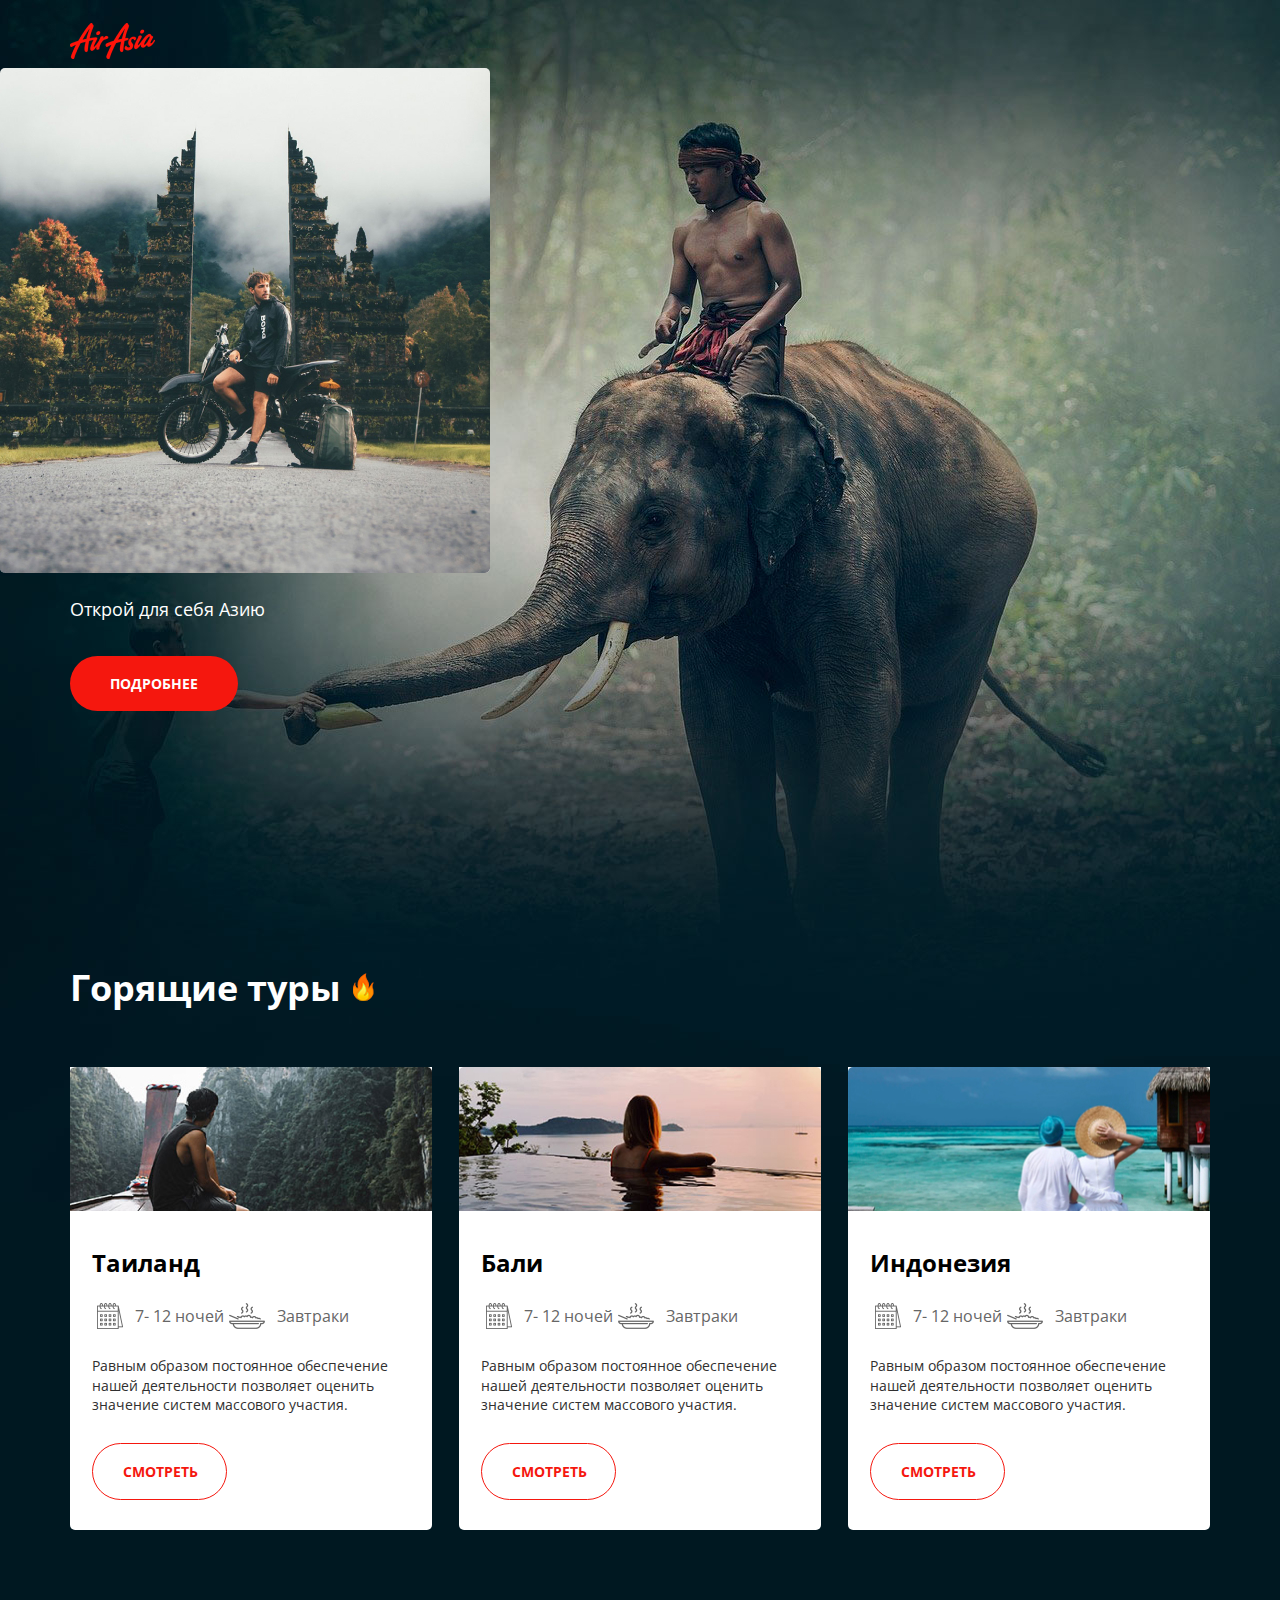
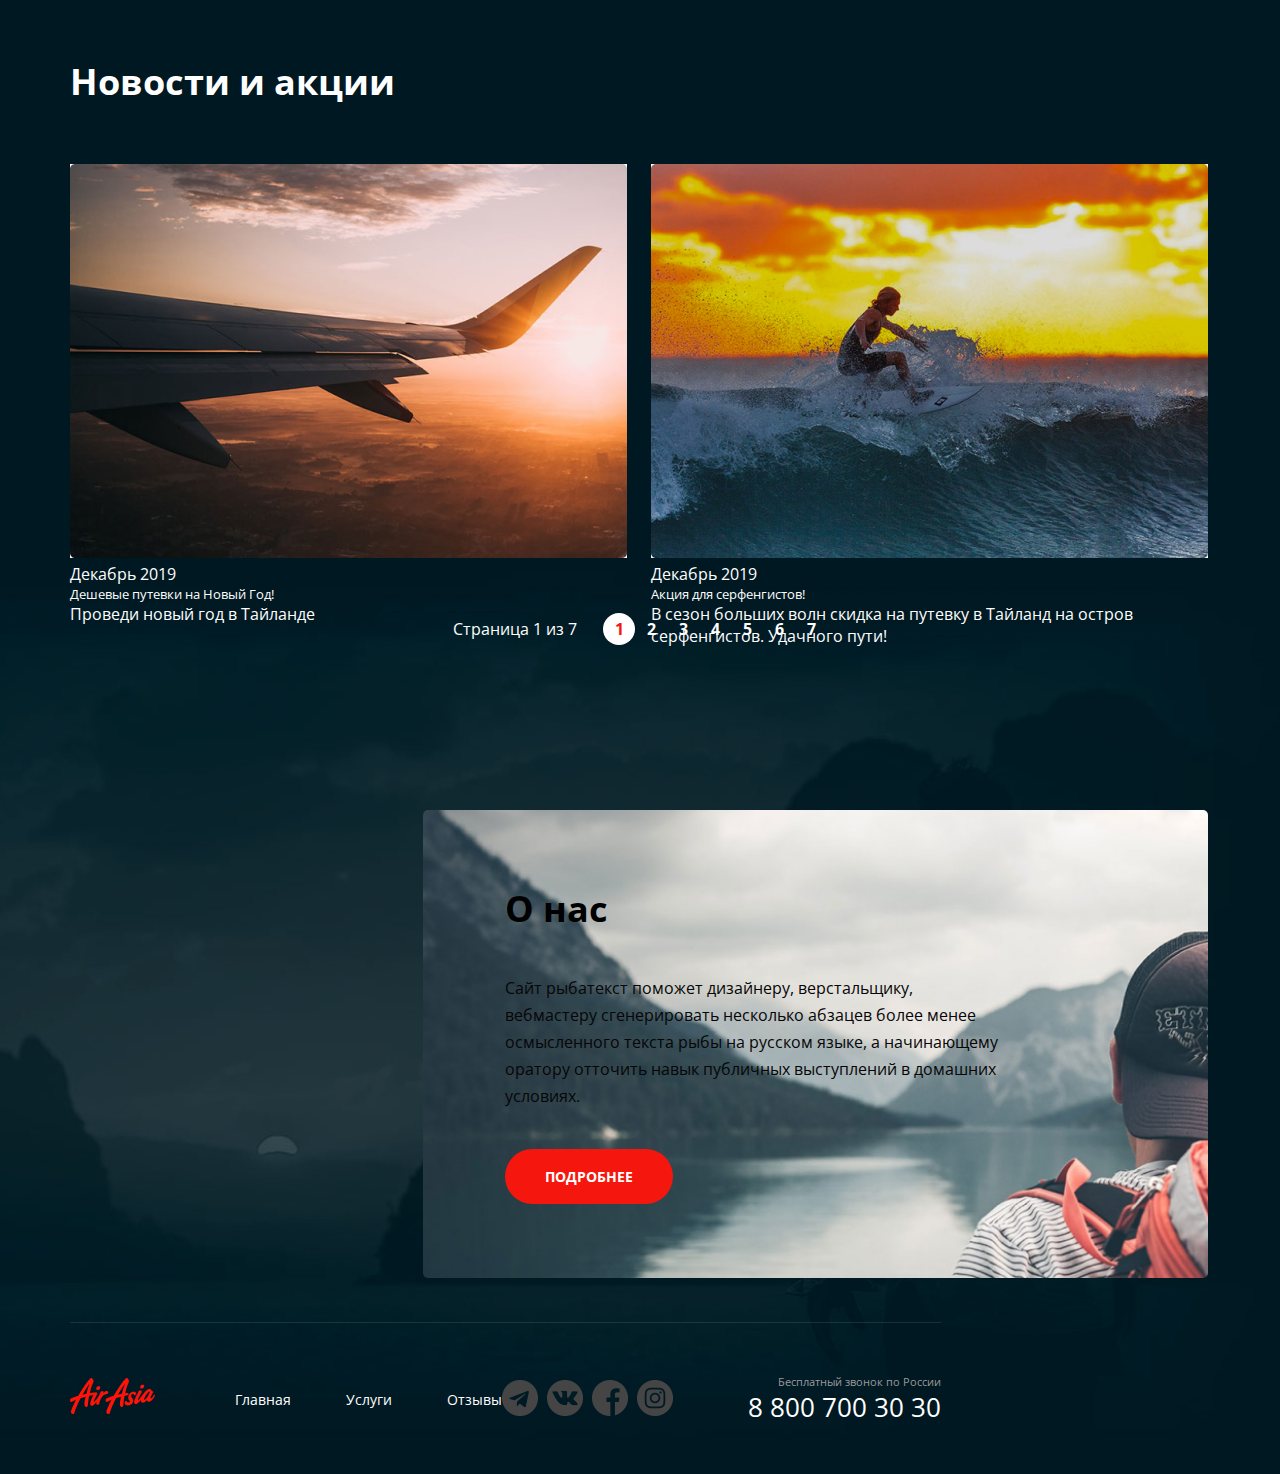
<file: index.html>
<!DOCTYPE html>
<html lang="en">
<head>
    <meta charset="UTF-8">
    <meta http-equiv="X-UA-Compatible" content="IE=edge">
    <meta name="viewport" content="width=device-width, initial-scale=1.0">
    <link rel="preconnect" href="https://fonts.gstatic.com">
    <link href="https://fonts.googleapis.com/css2?family=Open+Sans:wght@400;700&display=swap" rel="stylesheet">
    <link rel="stylesheet" href="./main.css">
    <title>Air Asia</title>
</head>
<body>
    <div class="wrapper">
        <div class="wrapper__content">
            <div class="container header__container">
                <header class="header">
                    <a href="/" class="logo">
                        <img src="./img/logo.png" alt="logo" class="logo__img">
                    </a>
                    <nav class="menu">
                        <ul class="menu__list">
                            <li class="menu__item"><a href="#" class="menu__link">Главная</a></li>
                            <li class="menu__item"><a href="#" class="menu__link">Услуги</a></li>
                            <li class="menu__item"><a href="#" class="menu__link">Отзывы</a></li>
                        </ul>
                    </nav>
                    <address class="contacts">
                        <a href="tel:+78007003030" class="contacts__phone">8 800 700 30 30</a>
                        <div class="contacts__workhours">График работы</div>
                    </address>
                </header>
            </div>     
            <main class="maincontent">
                <div class="container">
                    <section class="hello">
                        <h1 class="hello__title">Авторские туры по Азии</h1>
                        <div class="hello__text">Открой для себя Азию</div>
                        <a href="#" class="button">Подробнее</a>
                    </section>
                </div>
                        
                <section class="offers">
                    <div class="container">
                        <h2 class="title title--fire">Горящие туры</h2>
                        <ul class="offers__list">
                            <li class="offers__item">
                                <img src="./img/thai.jpg" alt="thailand" class="offers__img">
                                <div class="offers__content">
                                    <h5 class="offers__title">Таиланд</h5>
                                    <div class="offers__featuers">
                                        <div class="offers__feature">
                                            <img src="./img/calendar.png" alt="сalendar" class="offers__feature-icon">
                                            <div class="offers__feature-text">7- 12 ночей</div>
                                        </div>
                                        <div class="offers__feature">
                                            <img src="./img/meal.png" alt="breakfast" class="offers__feature-icon">
                                            <div class="offers__feature-text">Завтраки</div>
                                        </div>
                                    </div>
                                    <p class="offers__text">Равным образом постоянное обеспечение нашей деятельности позволяет оценить значение систем массового участия.</p>
                                    <a href="#" class="button button--light">Смотреть</a> 
                            </li>
                            <li class="offers__item">
                                <img src="./img/bali.jpg" alt="bali" class="offers__img">
                                <div class="offers__content">
                                    <h5 class="offers__title">Бали</h5>
                                    <div class="offers__featuers">
                                        <div class="offers__feature">
                                            <img src="./img/calendar.png" alt="сalendar" class="offers__feature-icon">
                                            <div class="offers__feature-text">7- 12 ночей</div>
                                        </div>
                                        <div class="offers__feature">
                                            <img src="./img/meal.png" alt="breakfast" class="offers__feature-icon">
                                            <div class="offers__feature-text">Завтраки</div>
                                        </div>
                                    </div>
                                    <p class="offers__text">Равным образом постоянное обеспечение нашей деятельности позволяет оценить значение
                                        систем массового участия.</p>
                                    <a href="#" class="button button--light">Смотреть</a>
                            </li>
                            <li class="offers__item">
                                <img src="./img/indonesia.jpg" alt="indonesia" class="offers__img">
                                <div class="offers__content">
                                    <h5 class="offers__title">Индонезия</h5>
                                    <div class="offers__featuers">
                                        <div class="offers__feature">
                                            <img src="./img/calendar.png" alt="сalendar" class="offers__feature-icon">
                                            <div class="offers__feature-text">7- 12 ночей</div>
                                        </div>
                                        <div class="offers__feature">
                                            <img src="./img/meal.png" alt="breakfast" class="offers__feature-icon">
                                            <div class="offers__feature-text">Завтраки</div>
                                        </div>
                                    </div>
                                    <p class="offers__text">Равным образом постоянное обеспечение нашей деятельности позволяет оценить значение
                                        систем массового участия.</p>
                                    <a href="#" class="button button--light">Смотреть</a>
                            </li>
                        </ul>
                    </div>
                </section>
                <section class="news">
                    <div class="container">
                        <h2 class="title title--news">Новости и акции</h2>
                        <ul class="news__list">
                            <li class="news__item">
                                <img src="./img/plain.jpg" alt="news" class="news__img">
                                <div class="news__content">
                                    <p class="news__date">Декабрь 2019</p>
                                    <h5 class="news__title">Дешевые путевки на Новый Год!</h5>
                                    <p class="news__text">Проведи новый год в Тайланде</p>
                                </div>
                            </li>
                            <li class="news__item">
                                <img src="./img/Surfer.jpg" alt="news" class="news__img">
                                <div class="news__content">
                                    <p class="news__date">Декабрь 2019</p>
                                    <h5 class="news__title">Акция для серфенгистов!</h5>
                                    <p class="news__text">В сезон больших волн скидка на путевку в Тайланд на остров серфенгистов. Удачного пути!</p>
                                </div>
                            </li>
                        </ul>
                        <div class="pagination">
                            <div class="pagination__info">
                                Страница <span class="pagination__index">1</span> из <span class="pagination__count">7</span>
                            </div>
                            <ul class="pagination__list">
                                <li class="pagination__item pagination__item--active"><a href="#" class="pagination__number">1</a></li>
                                <li class="pagination__item"><a href="#" class="pagination__number">2</a></li>
                                <li class="pagination__item"><a href="#" class="pagination__number">3</a></li>
                                <li class="pagination__item"><a href="#" class="pagination__number">4</a></li>
                                <li class="pagination__item"><a href="#" class="pagination__number">5</a></li>
                                <li class="pagination__item"><a href="#" class="pagination__number">6</a></li>
                                <li class="pagination__item"><a href="#" class="pagination__number">7</a></li>
                            </ul>
                        </div>
                    </div>
                </section>
                <section class="about">
                    <div class="container">
                        <img src="./img/gates.jpg" alt="about" class="about__img">
                        <div class="about__desc">
                        <h5 class="about__title">О нас</h5>
                        <p class="about__text">Сайт рыбатекст поможет дизайнеру, верстальщику, вебмастеру сгенерировать несколько абзацев более менее осмысленного
                        текста рыбы на русском языке, а начинающему оратору отточить навык публичных выступлений в домашних условиях.</p>
                        <a href="#" class="button">Подробнее</a>
                        </div>
                        
                    </div>
                </section>
            </main>
            <div class="container"> 
                <footer class="footer">
                    <div class="footer__container">
                        <a href="" class="logo">
                            <img src="./img/logo.png" alt="logo" class="logo__img">
                        </a>
                        <nav class="menu">
                            <ul class="menu__list">
                                <li class="menu__item"><a href="#" class="menu__link">Главная</a></li>
                                <li class="menu__item"><a href="#" class="menu__link">Услуги</a></li>
                                <li class="menu__item"><a href="#" class="menu__link">Отзывы</a></li>
                            </ul>
                        </nav>
                        <div class="socials">
                            <ul class="socials__list">
                                <li class="socials__item">
                                    <a href="#" class="socials__link socials__link--telegram"></a>
                                </li>
                                <li class="socials__item">
                                    <a href="#" class="socials__link socials__link--vk"></a>
                                </li>
                                <li class="socials__item">
                                    <a href="#" class="socials__link socials__link--facebook"></a>
                                </li>
                                <li class="socials__item">
                                    <a href="#" class="socials__link socials__link--instagram"></a>
                                </li>
                            </ul>
                            </div>
                            <address class="contacts">
                            <div class="contacts__info">Бесплатный звонок по России</div>
                            <a href="tel:+78007003030" class="contacts__phone">8 800 700 30 30</a>
                            </address>
                    </div>           
                
                </footer>
            </div>  
        </div>
    </div>
</body>
</html>
</file>
<file: main.css>
body {
  background: #001821;
  color: #fff;
  font-size: 16px;
  font-family: 'Open Sans', Helvetica, sans-serif;
  -webkit-font-smoothing: antialiased;
  -moz-osx-font-smoothing: grayscale;
  margin: 0;
}

a {
  color: inherit;
}

ul {
  margin: 0;
  padding: 0;
}

ul li {
  list-style: none;
}

h1,
h2,
h3,
h4,
h5,
h6 {
  margin: 0;
  font-weight: normal;
}

* {
  box-sizing: border-box;
}

p {
  padding: 0;
  margin: 0;
}
body,
html {
  height: 100%;
}
button {
  background: transparent;
  border: none;
  cursor: pointer;
}

/*----------HEADER----------*/
.wrapper {
  display: flex;
  flex-direction: column;
  min-height: 100%;
  overflow: hidden;
  min-width: 1200px;
}
.wrapper__content {
  background: url('./img/background1.jpg') center top no-repeat,
    url('./img/background2.jpg') right -14px bottom 10px no-repeat;
}

.header {
  margin-bottom: 102px;
  align-items: center;
}

.header__container {
  display: flex;
  justify-content: space-between;
  padding: 23px 0;
}

.header__col {
  display: flex;
  align-items: center;
}

.header__col--alighn--right {
  justify-content: flex-end;
}

.container {
  margin: 0 auto;
  width: 1140px;
}

.container--relative {
  position: relative;
}

.logo {
  display: block;
  margin-right: 80px;
}

.menu__item {
  display: inline-block;
  vertical-align: middle;
  margin-right: 51px;
}

.menu__item:last-child {
  margin-right: 0;
}
.menu__item--active {
  color: #da0100;
}
.menu__link {
  font-size: 14px;
  text-decoration: none;
  cursor: pointer;
}

.menu__link:hover {
  color: #da0100;
  transition: 0.5s;
  cursor: pointer;
}

.contacts {
  font-style: normal;
  text-align: right;
}

.contacts__phone {
  display: block;
  text-decoration: none;
  font-size: 26px;
  margin-bottom: -2px;
  cursor: pointer;
}
.contacts__phone:hover {
  color: #da0100;
  cursor: pointer;
  transition: 0.5s;
  cursor: pointer;
}
.work{
  position: relative;
}
.work::after{
  content: "";
  position: absolute;
  bottom: -10px;
  width: 100%;
  height: 10px;
}
.work__btn{
  font-style: normal;
  font-weight: normal;
  font-size: 13px;
  line-height: 20px;
  transition: 0.3s all;
  cursor: pointer;
  color: #f5170e;

}
.work__dropdown{
  position: absolute;
  top: 31px;
  right: 0;
  padding: 14px 17px;
  background: bisque;
  opacity: 0;
  pointer-events: none;
  display: flex;
  flex-direction: column;
  width: 157px;
  background: #ededed;
  color: #1E1F20;
  font-style: normal;
  font-size: 13px;
  line-height: 21px;
  border-radius: 5px;
  transition: 0.3s;
}
.work__dropdown:before{
  content: "";
  display: block;
  height: 30px;
  left: 0;
  right: 0;
  top: -29px;
  position: absolute;

}
.work__dropdown-triangle{
  position: relative;
}
.work__dropdown-triangle::after{
  content: "";
  position: absolute;
  right: 26px;
  top: -34px;
  border: 10px solid transparent;
  border-bottom: 10px solid #ededed;
}
.work:hover .work__dropdown{
  opacity: 0.8;
  pointer-events: all;
}
.work:hover .work__btn{
  color: #fff;
}
.work__dropdown-up{
  font-weight: bold;
  display: flex;
}
.work__dropdown-down{
  display: flex;
  font-weight: 600;
  
}
.contacts__info {
  color: #9a9a9a;
  font-size: 11px;
}

/*----------HELLO SECTION----------*/
.hello__container {
  display: flex;
  flex-direction: column;
  align-items: flex-start;
}
.hello {
  height: 30%;
  margin-bottom: 252px;
  display: flex;
  flex-direction: column;
  justify-content: space-between;
}

.hello__title {
  font-size: 72px;
  font-weight: bold;
  line-height: 1.4;
  max-width: 511px;
  margin-bottom: 26px;
}

.hello__text {
  font-size: 18px;
  margin-bottom: 35px;
}

.button {
  display: block;
  font-size: 14px;
  font-weight: bold;
  text-transform: uppercase;
  text-decoration: none;
  background: #f5170e;
  border-radius: 35px;
  padding: 18px 40px;
  max-width: 168px;
}

.button:hover {
  background: #da0100;
  transition: 0.5s;
  cursor: pointer;
}
.button--size--big {
  padding: 18px 58px;
  cursor: pointer;
}
/*----------OFFERS SECTION----------*/

.offers {
  margin-bottom: 127px;
}

.title {
  font-size: 36px;
  font-weight: bold;
  margin-bottom: 55px;
}

.title--fire:after {
  content: '';
  background-image: url('./img/flame.png');
  width: 21px;
  height: 28px;
  display: inline-block;
  margin-left: 12px;
}
.offers__list {
  display: flex;
  justify-content: space-between;
}
.offers__item {
  min-height: 449px;
  background: #fff;
  border-radius: 5px;
  width: 362px;
}

.offers__item:last-child {
  margin-right: 0;
}

.offers__content {
  padding: 30px 22px;
}

.offers__title {
  color: #000000;
  font-size: 24px;
  font-weight: bold;
  margin-bottom: 24px;
}
.offers__featuers {
  display: flex;
  align-items: center;
}
.offers__feature {
  display: flex;
  color: #666;
  margin-bottom: 27px;
}

.offers__feature-icon {
  display: flex;
  margin-left: 5px;
}

.offers__feature-text {
  display: inline-block;
  position: relative;
  margin-left: 12px;
  margin-top: 2px;
}

.offers__text {
  color: #303030;
  font-size: 14px;
  margin-bottom: 28px;
  line-height: 1.4;
}

.button--light {
  color: #f5170e;
  background: #ffffff;
  border: 1px solid #f5170e;
  padding: 18px 30px;
  max-width: 135px;
  cursor: pointer;
}

.button--light:hover {
  background: #f5170e;
  color: #fff;
  transition: 0.5s;
  cursor: pointer;
}
.button--theme--light {
  color: #f5170e;
  background: #ffffff;
  border: 1px solid #f5170e;
  padding: 18px 40px;
  max-width: 168px;
  cursor: pointer;
}
.button--theme--light:hover {
  background: #f5170e;
  color: #fff;
  transition: 0.5s;
  cursor: pointer;
}
.button--color--black {
  font-size: 14px;
  font-weight: bold;
  text-transform: uppercase;
  color: #fff;
  background: #8e8e8e;
  border-radius: 35px;
  padding: 18px 45px;
  cursor: pointer;
}
.button--color--black:hover {
  background: #2b2b2b;
  transition: 0.5s;
  cursor: pointer;
}
.button--color--red {
  color: #fff;
  background: #f5170e;
  padding: 18px 40px;
  cursor: pointer;
}
.button--color--red:hover {
  background: #da0100;
  transition: 0.5s;
  cursor: pointer;
}
/*----------NEWS SECTION----------*/

.title--news {
  margin-bottom: 58px;
}
.news__list {
  display: flex;
  justify-content: space-between;
  margin-bottom: 55px;
}
.single-news {
  position: relative;
  border-radius: 5px;
  overflow: hidden;
}
.news__item {
  width: 557px;
  height: 394px;
  margin-right: 21px;
  flex: 1;
}

.news__item:last-child {
  margin-right: 0;
}

.single-news__img {
  display: block;
  width: 100%;
  height: 100%;
  object-fit: cover;
}

.single-news__content {
  position: absolute;
  left: 0;
  right: 0;
  bottom: 0;
  padding: 15px 30px;
  min-height: 140px;
}

.single-news__date {
  font-size: 14px;
}

.single-news__title {
  font-size: 24px;
  font-weight: bold;
  margin-bottom: 5px;
}

/*----------PAGINATION----------*/

.pagination {
  display: flex;
  justify-content: center;
  align-items: center;
  margin-bottom: 75px;
  cursor: pointer;
}
.pagination--theme--light {
  color: #000;
  margin-bottom: 67px;
  cursor: pointer;
}
.pagination--theme--light .pagination__item--active .pagination__number {
  background: #f5170e;
  color: #fff;
}
.pagination--theme--light .pagination__number:hover {
  background: #f5170e;
  color: #fff;
  transition: 0.5s;
}
.pagination__list {
  display: flex;
  align-items: center;
}

.pagination__info {
  margin-right: 26px;
}

.pagination__item {
  text-align: center;
}

.pagination__item--active .pagination__number {
  background: #ffffff;
  color: #f5170e;
}

.pagination__number {
  display: block;
  width: 32px;
  height: 32px;
  border-radius: 50%;
  font-weight: bold;
  line-height: 32px;
  text-decoration: none;
}

.pagination__number:hover {
  background: #ffffff;
  color: #f5170e;
  transition: 0.5s;
}

/*---------ABOUT SECTION----------*/
.container-flex {
  display: flex;
  align-items: flex-end;
}
.about {
  margin-bottom: 44px;
}

.about__img {
  position: absolute;
  display: flex;
  top: 68px;
  left: 0;
  border-radius: 5px;
}

.about__desc {
  position: relative;
  display: flex;
  flex-direction: column;
  width: 785px;
  min-height: 455px;
  background: url(./img/mountains.jpg) center center / cover no-repeat;
  margin-left: 353px;
  margin-top: 165px;
  padding: 74px 82px;
  border-radius: 5px;
}

.about__title {
  font-weight: bold;
  font-size: 36px;
  margin-bottom: 42px;
  color: #000000;
}

.about__text {
  color: #060606;
  margin-bottom: 39px;
  font-size: 16px;
  line-height: 27px;
  width: 500px;
}

.about__text p {
  margin-bottom: 20px;
}

.about__text p:last-child {
  margin-bottom: 0;
}

/*----------FOOTER----------*/

.footer {
  margin-top: auto;
  display: flex;
  align-items: center;
  justify-content: space-between;
}
.footer__container {
  display: flex;
  align-items: center;
  justify-content: space-between;
  height: 152px;
  border-top: 1px solid rgb(255, 255, 255, 0.1);
}
.footer__col {
  display: flex;
  align-items: center;
}
.footer__col--align--right {
  align-items: flex-end;
}
.socials {
  margin-right: 75px;
}

.socials__item {
  display: inline-block;
  vertical-align: middle;
  margin-right: 5px;
}

.socials__item:last-child {
  margin-right: 0;
}

.socials__link {
  display: block;
  text-decoration: none;
  width: 36px;
  height: 36px;
  background: center center no-repeat;
}

.socials__link--telegram {
  background-image: url('./img/telegram.png');
  cursor: pointer;
}

.socials__link--telegram:hover {
  background-image: url('./img/telegram-hover.png');
  transition: 0.5s;
  cursor: pointer;
}

.socials__link--vk {
  background-image: url('./img/vk.png');
  cursor: pointer;
}

.socials__link--vk:hover {
  background-image: url('./img/vk-hover.png');
  transition: 0.5s;
  cursor: pointer;
}

.socials__link--facebook {
  background-image: url('./img/f.png');
  cursor: pointer;
}

.socials__link--facebook:hover {
  background-image: url('./img/f-hover.png');
  transition: 0.5s;
  cursor: pointer;
}

.socials__link--instagram {
  background-image: url('./img/in.png');
  cursor: pointer;
}

.socials__link--instagram:hover {
  background-image: url('./img/in-hover.png');
  transition: 0.5s;
  cursor: pointer;
}

/*----------SERVICES PAGE----------*/

.top-line {
  min-height: 415px;
  display: flex;
  flex-direction: column;
  padding-bottom: 25px;
  background: url('./img/headline.jpg') right top no-repeat;
}
.top-line__container {
  flex: 1;
  display: flex;
  flex-direction: column;
  justify-content: space-between;
}
.top-line__header {
  padding-top: 9px;
}
.page-title {
  font-size: 72px;
  font-weight: bold;
  margin-top: -135px;
}
.breadcrumbs__list {
  display: flex;
  align-items: center;
}
.breadcrumbs__item {
  display: flex;
  align-items: center;
  padding-right: 1px;
}

.breadcrumbs__item--active .breadcrumbs__link {
  font-weight: bold;
}
.breadcrumbs__item:after {
  content: '/';
  padding-left: 1px;
  color: #9a9a9a;
}
.breadcrumbs__item:last-child:after {
  display: none;
}
.breadcrumbs__link {
  color: #9a9a9a;
  font-size: 14px;
  cursor: pointer;
}
.breadcrumbs__link:hover {
  color: #da0100;
  transition: 0.5s;
  cursor: pointer;
}
/* page content */

.page-content {
  background: #fff;
  color: #303030;
  padding: 100px 0 20px 0;
}

.col__services {
  display: flex;
  margin-right: 40px;
}
.services__img {
  width: 460px;
}
.services__content {
  flex: 1;
  padding: 15px;
  display: flex;
  flex-direction: column;
  justify-content: space-between;
  align-items: flex-start;
}

.services__title {
  font-size: 36px;
  font-weight: bold;
  margin-bottom: 15px;
  color: #000;
}
.services__desc {
  color: #303030;
  margin-bottom: 35px;
  min-width: 628px;
  font-size: 16px;
  line-height: 27px;
}
.services__item {
  display: flex;
  justify-content: space-between;
  margin-bottom: 50px;
}
.col__services {
  display: flex;
}
.col__services--align--right {
  display: flex;
  justify-content: flex-end;
}
/* inner section */

.inner-section {
  background: #fff;
  color: #000;
  padding: 63px 0 86px 0;
  margin-bottom: 20px;
}
.inner-section--bg--grey {
  background: #f4f5f5;
}
.inner-section__title {
  color: #1a1b1e;
  font-size: 48px;
  font-weight: bold;
  margin-bottom: 63px;
}
.partners {
  display: flex;
  flex-wrap: wrap;
  margin-left: -46px;
}
.partners__item {
  margin-left: 46px;
}

.partners__link {
  text-decoration: none;
  display: flex;
  width: 250px;
  height: 100px;
  align-items: center;
  justify-content: center;
  filter: grayscale(100%);
  margin-bottom: 25px;
  cursor: pointer;
}
.partners__link:hover {
  filter: grayscale(0);
  transition: 0.5s;
  cursor: pointer;
}
.inner-footer__container {
  display: flex;
  align-items: center;
  justify-content: space-between;
  padding: 45px 0;
}
.inner-footer {
  margin-top: auto;
}

/*reviews page*/
.reviews {
  column-count: 2;
  column-gap: 30px;
  margin-bottom: 25px;
}
.reviews__item {
  margin-bottom: 17px;
}
.review {
  display: inline-flex;
  flex-direction: column;
  padding: 50px 30px;
  background: #f4f5f5;
}
.review__header {
  display: flex;
  align-items: center;
  margin-bottom: 20px;
}
.review__photo {
  margin-right: 20px;
}
.review__user {
  display: flex;
  align-items: center;
  font-size: 24px;
  font-weight: bold;
  color: #2e77a4;
  margin-bottom: 11px;
  cursor: pointer;
}
.review__user:after {
  content: url('./img/vk-blue.png');
  height: 29px;
  margin-left: 10px;
}
.review__user:hover {
  color: #1a8dd4;
  transition: 0.5s;
  cursor: pointer;
}
.avatar {
  width: 140px;
  height: 140px;
  overflow: hidden;
}
.review__tags {
  display: flex;
  align-items: flex-start;
}
.tag {
  font-size: 13px;
  color: #303030;
  padding: 10px 18px;
  border-radius: 50px;
  background: #e7e7e7;
}
.tag--bg--green {
  background: #b9eae4;
}
.review__title {
  color: #1a1b1e;
  font-size: 30px;
  font-weight: bold;
  margin-bottom: 23px;
  line-height: 42px;
}
.review__content-text {
  margin-bottom: 50px;
  font-size: 16px;
  line-height: 27px;
}
.review__date {
  font-size: 14px;
  color: #1a1b1e;
  font-weight: bold;
}

/*separator section*/

.separator {
  background: url('./img/couple.png') right 420px bottom no-repeat,
    url('./img/Rectangle.jpg');
  min-height: 365px;
  display: flex;
  flex-direction: column;
  justify-content: center;
}
.separator__content {
  max-width: 50%;
}
.separator__title {
  font-size: 48px;
  font-weight: bold;
  color: #fff;
  line-height: 1.1;
}

/*form*/
.form__row {
  display: flex;
  margin-bottom: 30px;
}
.form__input {
  flex: 1;
  margin-right: 30px;
  border-radius: 4px;
  border: none;
  background: #fff;
  padding: 22px 30px;
  font-size: 18px;
  color: #1a1b1e;
}
.form__input::placeholder {
  color: #666;
}
.form__input:last-child {
  margin-right: 0;
}
.form__input--textarea {
  height: 235px;
}
.form__controls {
  display: flex;
  margin-bottom: 18px;
}
.form__controls-title {
  width: 36%;
  font-size: 18px;
}
.controls {
  flex: 1;
  display: flex;
  flex-wrap: wrap;
}
.controls__item {
  margin-bottom: 10px;
  margin-right: 10px;
}
.controls__elem {
  cursor: pointer;
}
.controls__checkbox:checked ~ .controls__tag {
  background: #b9eae4;
}
.controls__checkbox {
  display: none;
}
.form__btns {
  display: flex;
  justify-content: flex-end;
}
.form__button {
  margin-right: 20px;
}
.form__button:last-child {
  margin-right: 0;
}

/*welcome page*/

.welcome {
  display: flex;
  position: fixed;
  top: 0;
  left: 0;
  width: 100%;
  height: 100%;
  align-items: center;
  justify-content: center;
  background: url('./img/shades.png') center center no-repeat,
    url('./img/bg.jpg') center bottom / cover no-repeat;
}
.central {
  display: flex;
  flex-direction: column;
  align-items: center;
}
.central__logo {
  margin-bottom: 5px;
}
.central__text {
  margin-bottom: 55px;
}
.central--asia {
  opacity: 0;
  animation: zoom 1s ease-in;
  animation-fill-mode: forwards;
}
@keyframes zoom {
  from {
    transform: scale(0.7);
  }
  20% {
    transform: scale(1.15);
  }
  40% {
    transform: scale(0.9);
  }
  60% {
    transform: scale(1.1);
  }
  80% {
    transform: scale(0.95);
  }
  to {
    opacity: 1;
    transform: scale(1);
  }
}
</file>
